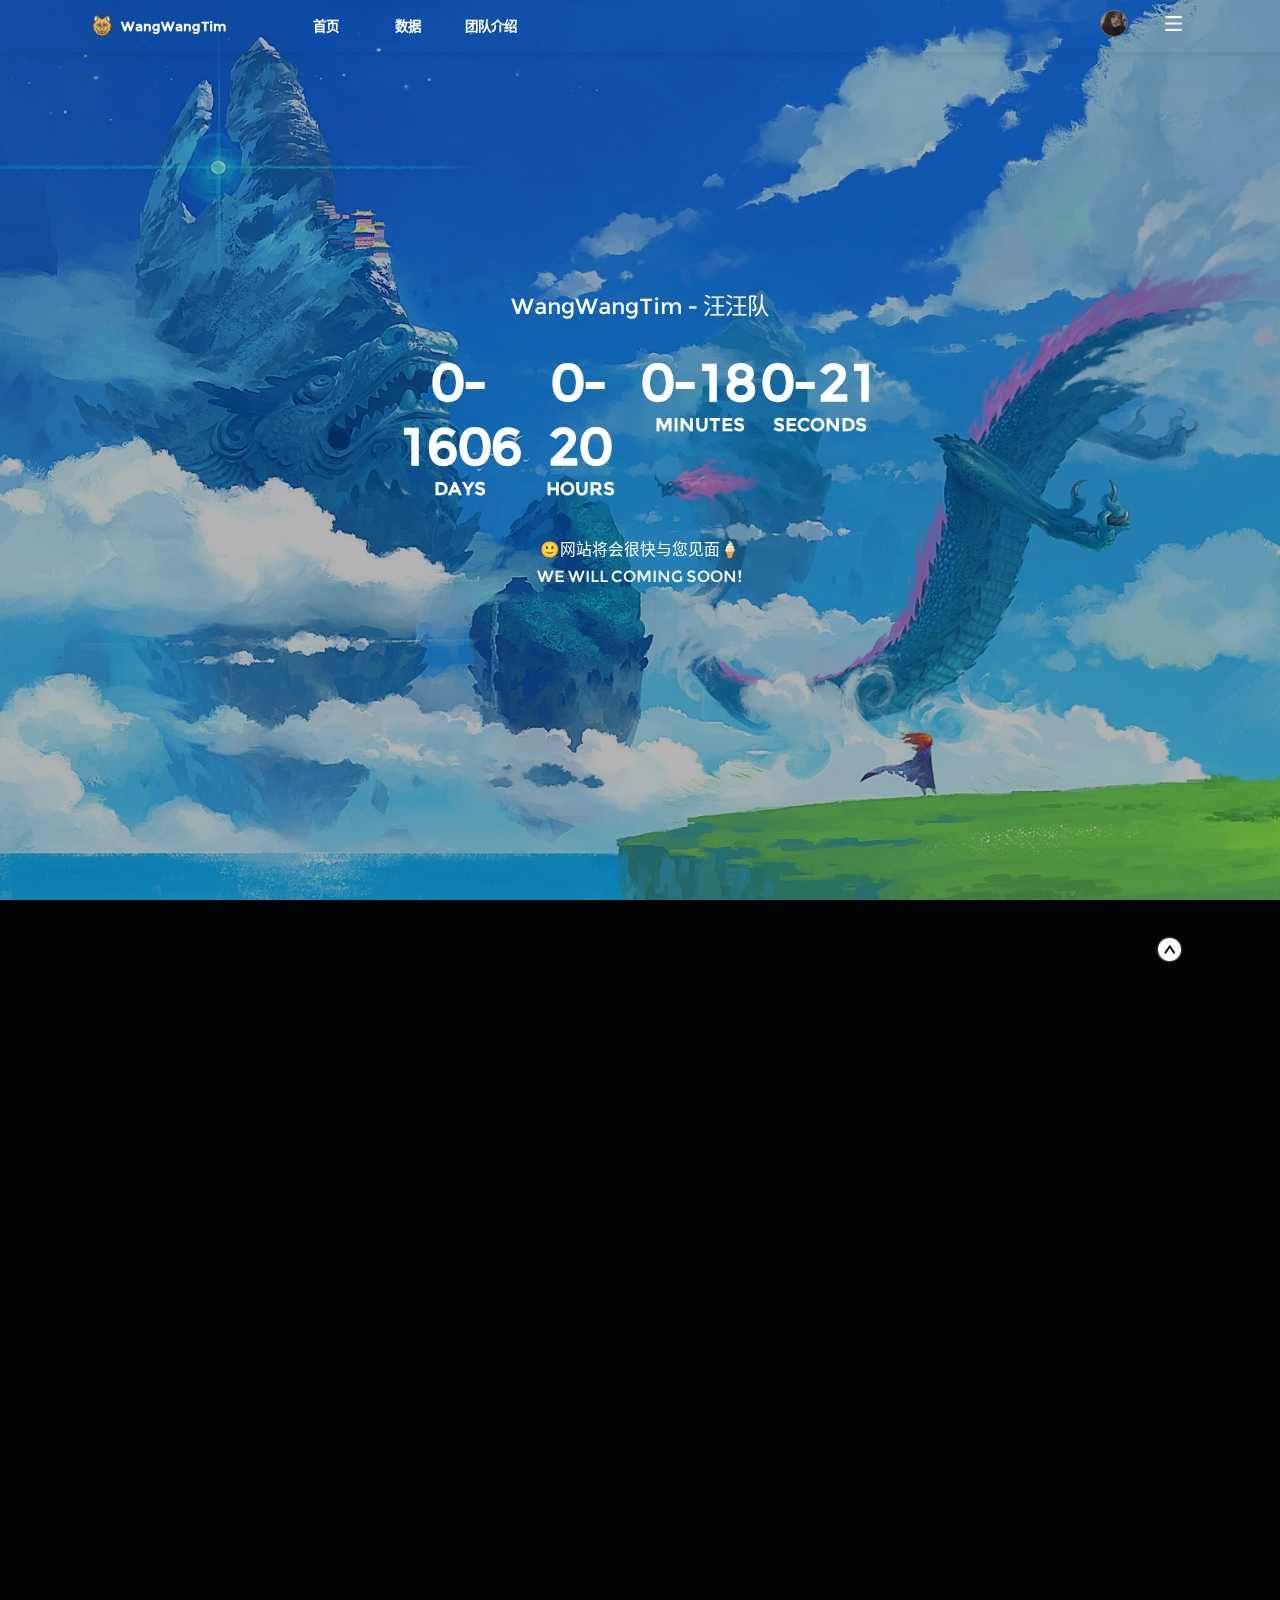
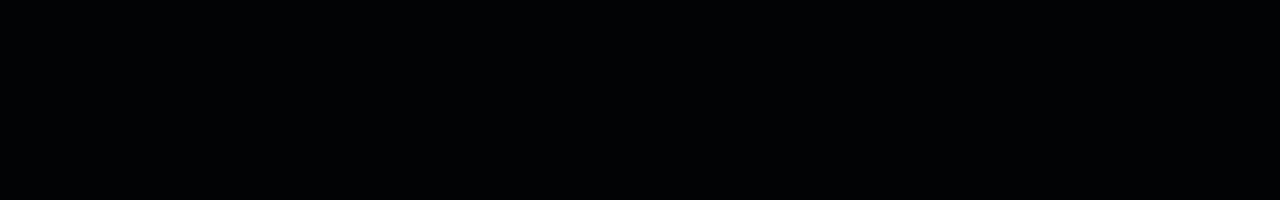
<file: index.html>
<!DOCTYPE html>
<html lang="zh-CN">
<head>
    <meta charset="UTF-8">
    <meta http-equiv="X-UA-Compatible" content="IE=edge">
    <meta name="viewport" content="width=device-width, initial-scale=1.0">
    <link rel="stylesheet" type="text/css" href="css/navbar.css">
    <link rel="stylesheet" type="text/css" href="css/clock.css">
    <link rel="icon" href="icon/icon.png" type="image/x-icon">
    <title>WangWangTim - 汪汪队</title>
</head>
<body>
    <div id="app">
        <!-- 顶部导航栏 -->
        <div class="navbar">
            <div class="logo">
                <span class="logo-icon"></span>
                <a href="#">WangWangTim</a>
            </div>
            <div class="nav">
                <ul>
                    <li><a href="">首页</a></li>
                    <li><a href="">数据</a></li>
                    <li><a href="">团队介绍</a></li>
                </ul>
            </div>
            <div class="icon">
                <a href="pages/login.html" class="icon-icon"></a>
                <a href="#" class="nav2"></a>
            </div>
        </div>

        <!-- 倒计时时钟 -->
        <div class="clock">
            <span class="main-letters">WangWangTim - 汪汪队</span>

            <div class="clockc">
                <span>
                    <div id='d'>12</div>
                    DAYS
                </span>
                <span>
                    <div id='h'>12</div>
                    HOURS
                </span>
                <span>
                    <div id='m'>12</div>
                    MINUTES
                </span>
                <span>
                    <div id='s'>12</div>
                    SECONDS
                </span>
            </div>

            <div class="clock-letters">
                <span>🙂网站将会很快与您见面🍦</span>
                <span>WE WILL COMING SOON!</span>
            </div>
        </div>

        <!-- 返回顶部按钮 -->
        <a class="gototop"></a>
    </div>

    <script src="js/gototop.js"></script>
    <script src="js/clock.js"></script>
    <script src="js/resize.js"></script>
</body>
</html>
</file>
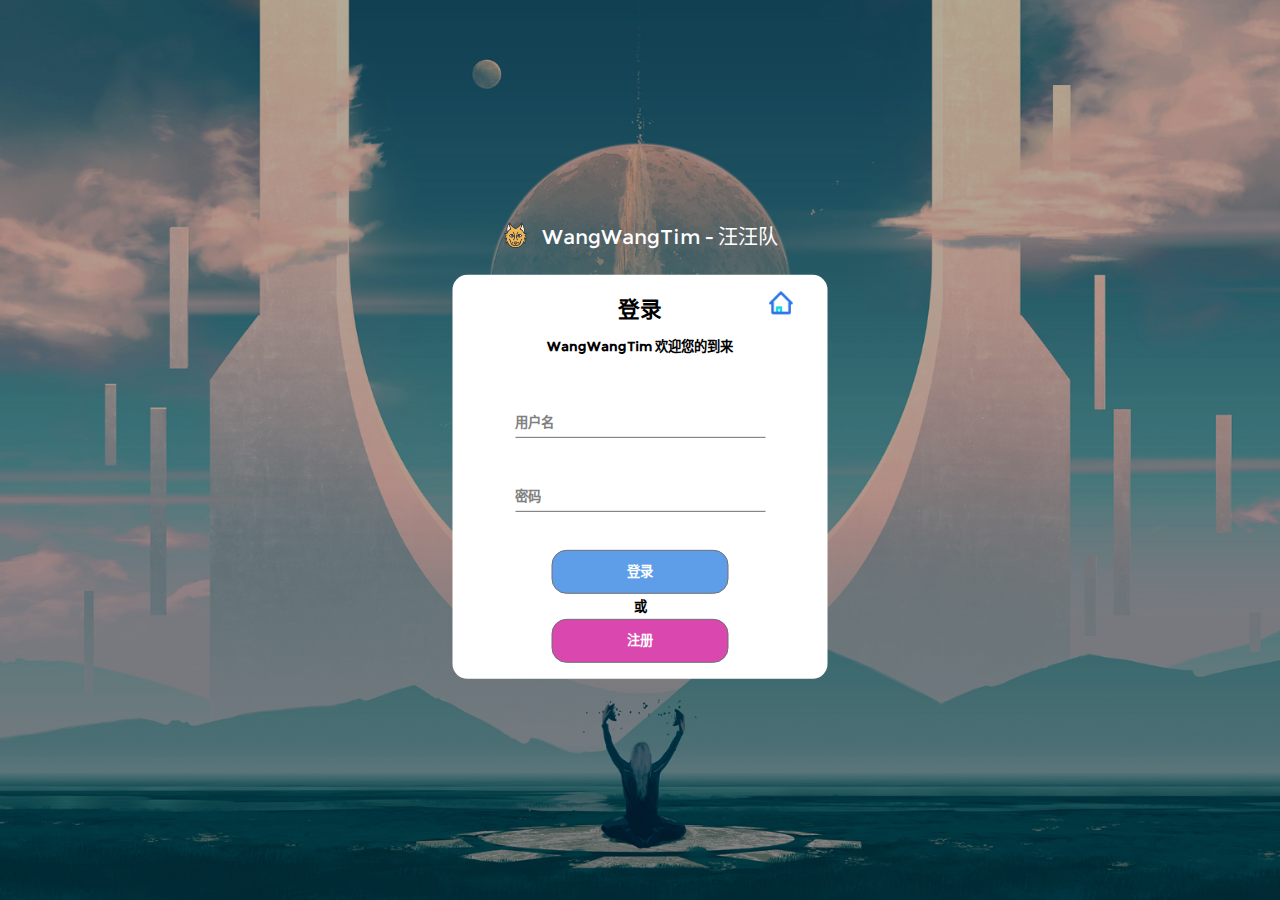
<file: pages/login.html>
<!DOCTYPE html>
<html lang="zh-CN">
<head>
    <meta charset="UTF-8">
    <meta http-equiv="X-UA-Compatible" content="IE=edge">
    <meta name="viewport" content="width=device-width, initial-scale=1.0">
    <link rel="icon" href="../icon/icon.png" type="image/x-icon">
    <link rel="stylesheet" type="text/css" href="../css/login/login.css">
    <title>WangWangTim - 登录</title>
</head>
<body>
    <div id="app">
        <div class="login-box">
            <div class="top-text">
                <span></span>
                <span>WangWangTim - 汪汪队</span>
            </div>
            <div class="login">
                <div class="top-letters">
                    <span>登录</span>
                    <span>WangWangTim 欢迎您的到来</span>
                </div>
                <div class="userinput">
                    <input type="text" id="username" title="" required>
                    <span>用户名</span>
                    <label for="">用户名不能为空</label>
                </div>
                <div class="userinput">
                    <input type="password" id="password" title="" required>
                    <span>密码</span>
                    <label for="">密码不能为空</label>
                </div>
                <div class="content-down">
                    <div class="button">登录</div>
                    <span>或</span>
                    <div class="button">注册</div>
                </div>
            </div>
            <a href="../index.html" class="gotomain"></a>
        </div>
    </div>

    <script src="../lib/jquery-3.6.0.min.js"></script>
    <script src="../js/resize100.js"></script>
    <script src="../js/login/login.js"></script>
</body>
</html>
</file>
<file: css/navbar.css>
* {
    margin: 0;
    padding: 0;
}

html {
    font-size: 18px;
}

@font-face {
    font-family: 'montserrat';
    src: url(../font/Montserrat-Regular.ttf);
}

a {
    text-decoration: none;
    color: white;

    transition: color .2s ease-in-out;
}
a:hover {
    color: #F3900E;
}

ul {
    list-style: none;
    margin: 0;
    padding: 0;
}

body {
    height: 1800px;
    background: url(../sc/background0.7.png) no-repeat center center;
    background-color: #020305;
    background-size: cover;
    background-attachment: fixed;

    color: white;
}

#app {
    /* font-family: "Noto Sans SC", Avenir, Helvetica, Arial, sans-serif; */
    font-family: montserrat, 黑体, sans-serif;
    font-weight: 700;
}

.navbar {
    display: flex;
    width: 100%;
    height: 3.888rem;
    box-shadow: 0px 4px 10px rgba(0, 0, 0, 0);

    position: fixed;
    position: -webkit-fixed;
    top: 0;

    transition: box-shadow .3s ease-in-out;
}

.navbar:hover {
    box-shadow: 0px 2px 10px rgba(0, 0, 0, 0.1);
}

/* logo */
.logo {
    display: flex;
    width: 21.111rem;
    line-height: 3.888rem;
    font-size: 1rem;
}

.logo-icon {
    width: 1.777rem;
    height: 1.777rem;

    margin-top: 1rem;
    margin-left: 6.666rem;
    margin-right: 0.555rem;

    background: url(../icon/icon.png) no-repeat center center;
    background-size: 100%;
}

.logo a {
    flex: 1;
}

/* nav-top */
.nav {
    flex: 1;
}

.nav ul {
    display: flex;
    /* margin-left: 60px; */
}

.nav ul li {
    font-size: 1rem;
    width: 6.111rem;
    text-align: center;
    line-height: 3.888rem;
}

/* icon */
.icon {
    display: flex;
    justify-content: left;
    width: 11.111rem;
    margin-right: 2.222rem;
}

.icon-icon {
    width: 1.888rem;
    height: 1.888rem;
    margin-top: 0.722rem;
    border: 0.111rem solid #707070;
    border-radius: 1.444rem;
    
    background: url(../icon/toux.jpg) no-repeat center center;
    background-size: cover;
}

.nav2 {
    width: 1.222rem;
    height: 1.222rem;
    margin-top: 1.111rem;
    margin-left: 2.777rem;
    background: url(../icon/icon1.png) no-repeat center center;
    background-size: 100%;
}

/* gototop */
.gototop {
    width: 2rem;
    height: 2rem;

    position: fixed;
    bottom: -4.666rem;
    right: 7.222rem;

    background: url(../icon/gototop.png) no-repeat center center;
    background-size: 100%;

    border-radius: 1.444rem;

    cursor: pointer;

    transition: bottom .3s ease-in-out;
}
</file>
<file: css/clock.css>
.clock {
    display: flex;
    flex-direction: column;

    /* width: 100%; */
    /* height: 300px; */

    position: absolute;
    top: 120%;
    left: 50%;
    transform: translateX(-50%);
    /* font-weight: 400; */

    opacity: 0;

    transition-property: top, opacity;
    transition-duration: 1.5s, 2s;
    transition-timing-function: ease-in-out, ease-in-out;
}

.main-letters {
    text-align: center;
    font-size: 1.666rem;
    font-weight: 400;

    margin-bottom: 2.222rem;
}

.clock-letters {
    display: flex;
    flex-direction: column;

    text-align: center;

    margin-top: 2.777rem;

    font-size: 1.166rem;
    font-weight: 400;

    opacity: 0;
    transition: opacity .5s ease-in-out 2s;
}

.clock-letters span {
    height: 2.222rem;
}

.clockc {
    display: flex;
    text-align: center;

    font-size: 1.333rem;
}

.clockc span div {
    font-size: 3.888rem;
}

.clockc span {
    width: 8.888rem;
}

/* Mobile User */
@media screen and (max-device-width: 820px) {
    .clockc span {
        width: 70px;
    }
    .clock-letters span {
        height: 26px;
    }
}
</file>
<file: css/login/login.css>
* {
    margin: 0;
    padding: 0;
}

html {
    font-size: 16px;
}

@font-face {
    font-family: 'montserrat';
    src: url(../../font/Montserrat-Regular.ttf);
}

#app {
    color: black;
    font-family: montserrat;
}

body {
    background: url(../../sc/login/login-background0.7.png) no-repeat center center;
    background-attachment: fixed;
    background-size: cover;
    background-color: #020305;
}

.login-box {
    display: flex;
    flex-direction: column;

    position: absolute;
    top: 50%;
    left: 50%;
    transform: translate(-50%, -50%);

    width: 28.125rem;
    height: 34.375rem;
}

.top-text {
    display: flex;
    justify-content: center;
    align-items: center;

    text-align: center;
    font-size: 1.5rem;
    color: white;
}

.top-text span:first-child {
    width: 2rem;
    height: 2rem;

    margin-right: 1rem;

    background: url(../../icon/icon.png) no-repeat center center;
    background-size: cover;
}

.login {
    font-family: Microsoft JhengHei UI, montserrat;
    background-color: #fff;
    margin-top: 1.875rem;
    flex: 1;

    display: flex;
    flex-direction: column;
    align-items: center;

    border-radius: 1.125rem;
}

.top-letters {
    display: flex;
    flex-direction: column;
    align-items: center;

    margin-top: 1.25rem;
    margin-bottom: 0.625rem;
}

.top-letters span:first-child {
    font-size: 1.625rem;
    font-weight: 700;
}

.top-letters span:nth-child(2) {
    font-size: 1rem;
    font-weight: 700;

    margin-top: 1rem;
}

.userinput {
    display: flex;
    flex-direction: column;

    margin-top: 2.375rem;
    position: relative;
}

.userinput span {
    font-size: 1rem;
    font-weight: 700;
    color: grey;

    pointer-events: none;

    position: absolute;
    top: 1.25rem;

    transition: all .3s ease;
}

.userinput label {
    font-weight: 700;
    color: red;
    font-size: 0.875rem;

    position: absolute;
    top: 4rem;
    right: 0rem;

    display: none;
}

/* Animation */
.userinput input:focus ~ span,
.userinput input:valid ~ span {
    top: -0.875rem;
    font-size: 1.0625rem;
    color: black;
}

.userinput input:focus {
    border-bottom: 0.125rem solid rgb(149, 165, 238);
}
/* Animation */

.userinput input {
    font-family: Microsoft JhengHei UI, montserrat;
    width: 18.75rem;
    height: 2.5rem;

    margin-top: 0.625rem;

    font-size: 1rem;
    line-height: 2.5rem;
    font-weight: 700;

    border: 0;
    outline: none;
    border-bottom: 0.125rem solid #707070;

    transition: border-bottom .3s ease;
}

.content-down {
    display: flex;
    flex-direction: column;
    align-items: center;

    margin-top: 2.875rem;
}

.button {
    width: 13.125rem;
    height: 3.125rem;

    font-size: 1rem;
    font-weight: 700;
    color: white;
    line-height: 3.125rem;

    border: 0.055rem solid #707070;

    border-radius: 1.125rem;

    text-align: center;

    background-color: #5E9EE8;

    cursor: pointer;

    transition: color .2s ease-out;
}

.button:nth-child(3) {
    background-color: #DA47AE;
}

.button:hover {
    color:pink;
}

.content-down span {
    height: 1.875rem;
    line-height: 1.875rem;
    font-size: 1rem;
    font-weight: 700;
}

.gotomain {
    width: 2rem;
    height: 2rem;
    background: url(../../icon/gotomain.png) no-repeat center center;
    background-size: cover;

    position: absolute;
    top: 5.125rem;
    right: 2.5rem;
}
</file>
